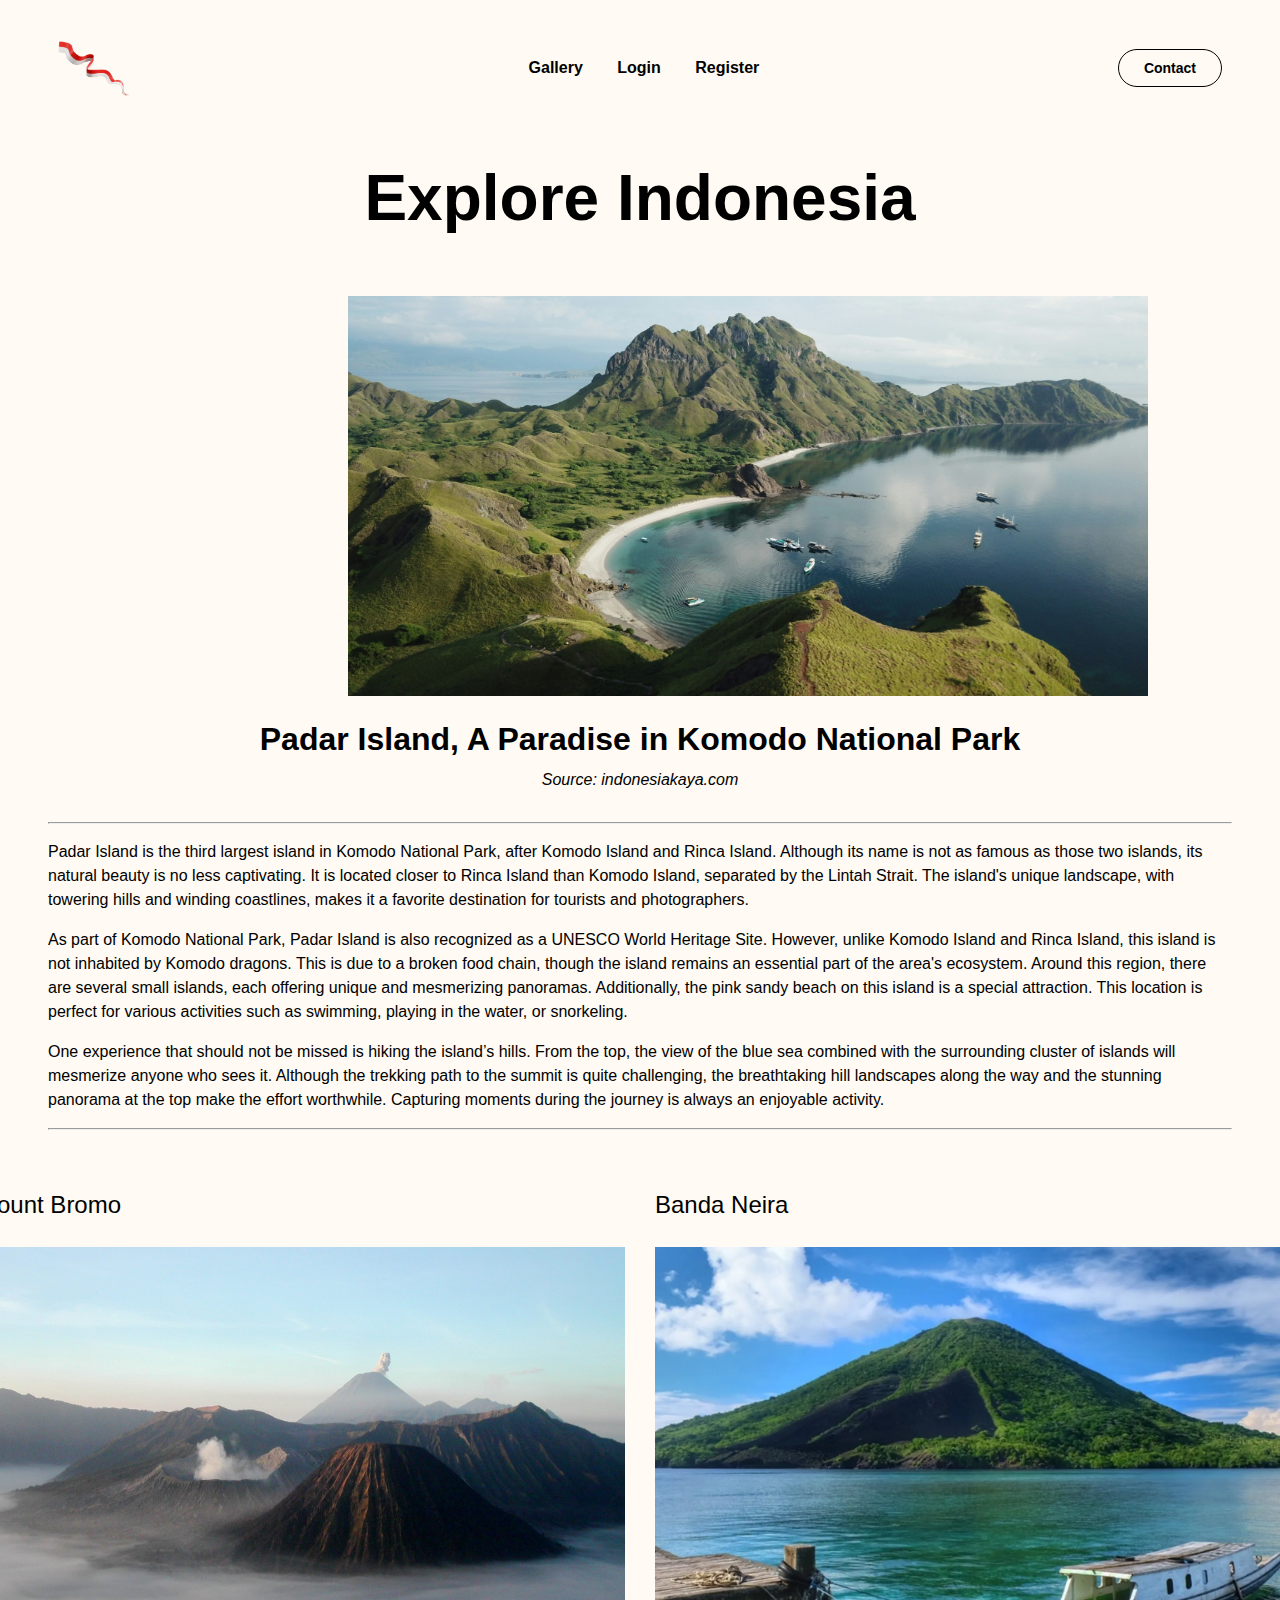
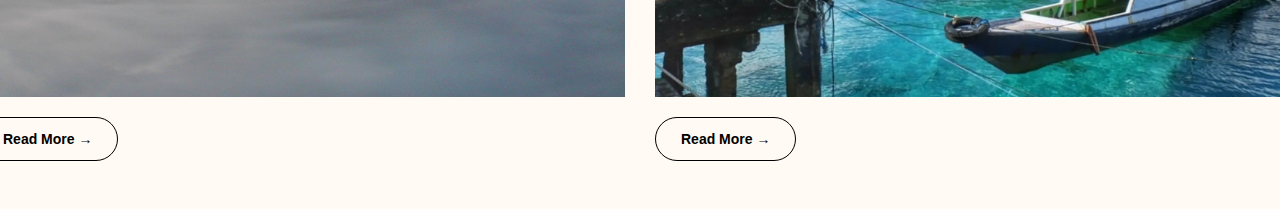
<file: index.html>
<!DOCTYPE html>
<html lang="en">
<head>
    <meta charset="UTF-8">
    <meta name="viewport" content="width=device-width, initial-scale=1.0">
    <title>Padar Island</title>
    <link rel="stylesheet" href="style.css">
    
</head>
   
<body>

    <!-- Header -->
     <header>
        <img src="img/Desain tanpa judul.png" alt="logo" class="logo">
        <nav>
            <ul class="nav_link">
                <li><a href="#">Gallery</a></li>
                <li><a href="login.html">Login</a></li>
                <li><a href="register.html">Register</a></li>
            </ul>
        </nav>
        <a href="#" class="contact">Contact</a>
     </header>
    
     <h1 style="text-align: center; font-size: 48pt;">Explore Indonesia</h1>

    <!-- Content -->
    <br><img style="height: 400px; width: 800px; align-content: center; padding-left: 300px;" src="img/padar island.jpg" alt="Padar Island">

    <h1 style="text-align: center;"> Padar Island, A Paradise in Komodo National Park</h1> 

    <p style="text-align: center; line-height: 0;"><i>Source: indonesiakaya.com</i></p><br><hr>

    <p>
        Padar Island is the third largest island in Komodo National Park, after Komodo Island and Rinca Island. Although its name is not as famous as those two islands, its natural beauty is no less captivating. It is located closer to Rinca Island than Komodo Island, separated by the Lintah Strait. The island's unique landscape, with towering hills and winding coastlines, makes it a favorite destination for tourists and photographers.
    </p>

    <p>
        As part of Komodo National Park, Padar Island is also recognized as a UNESCO World Heritage Site. However, unlike Komodo Island and Rinca Island, this island is not inhabited by Komodo dragons. This is due to a broken food chain, though the island remains an essential part of the area's ecosystem. Around this region, there are several small islands, each offering unique and mesmerizing panoramas. Additionally, the pink sandy beach on this island is a special attraction. This location is perfect for various activities such as swimming, playing in the water, or snorkeling.
    </p>

    <p>
        One experience that should not be missed is hiking the island’s hills. From the top, the view of the blue sea combined with the surrounding cluster of islands will mesmerize anyone who sees it. Although the trekking path to the summit is quite challenging, the breathtaking hill landscapes along the way and the stunning panorama at the top make the effort worthwhile. Capturing moments during the journey is always an enjoyable activity.
    </p><hr>

    <!-- Read More -->
    <div class="container">
        <div class="image-card">
            <p class="image-text">Mount Bromo</p>
            <img src="img/bromo.jpg" alt="Mount Bromo">
            <a href="#" class="read-more">Read More →</a>
        </div>
        <div class="image-card">
            <p class="image-text">Banda Neira</p>
            <img src="img/banda neira.webp" alt="Banda Neira">
            <a href="#" class="read-more">Read More →</a>
        </div>
    </div>

</body>
</html>
</file>
<file: style.css>
* {
    background-color:#fffaf3;
    font-family: 'Helvetica';
} body {
    padding: 10px 40px 40px 40px;
} li, a {
    text-decoration: none;
    color: #000000;
    font-weight: bold;
} header {
    display: flex;
    justify-content: space-between;
    align-items: center;
    padding: 10px;
} header p {
    letter-spacing: 1.5px;
    font-size: large;
} .logo {
    cursor: pointer;
    width: 72px;
} .nav_link {
    list-style:none;
} .nav_link li {
    display: inline-block;
    padding: 15px;
} p {
    text-align: left;
    font-size: medium;
    line-height: 1.5;
} .container {
    display: flex;
    justify-content: center;
    align-items: center;
    gap: 30px;
} .image-card {
    position: relative;
    padding-top: 25px;
} .image-card img {
    width: 72vh;
    height: 50vh;
    display: flex;
    flex-direction: row;
} .image-card a {
    line-height: 3;
} .image-text {
    position:relative;
    width: 100%;
    font-size: 18pt;
    color: black;
    text-align: left;
} .contact {
    padding: 10px 25px;
    font-size: 14px;
    font-weight: bold;
    color: black;
    border: 1px solid black;
    border-radius: 30px;
    text-decoration: none;
} .read-more {
    display: inline-block;
    margin-top: 20px;
    padding: 0px 25px;
    font-size: 14px;
    font-weight: bold;
    color: black;
    border: 1px solid black;
    border-radius: 30px;
    text-decoration: none;
}
</file>
